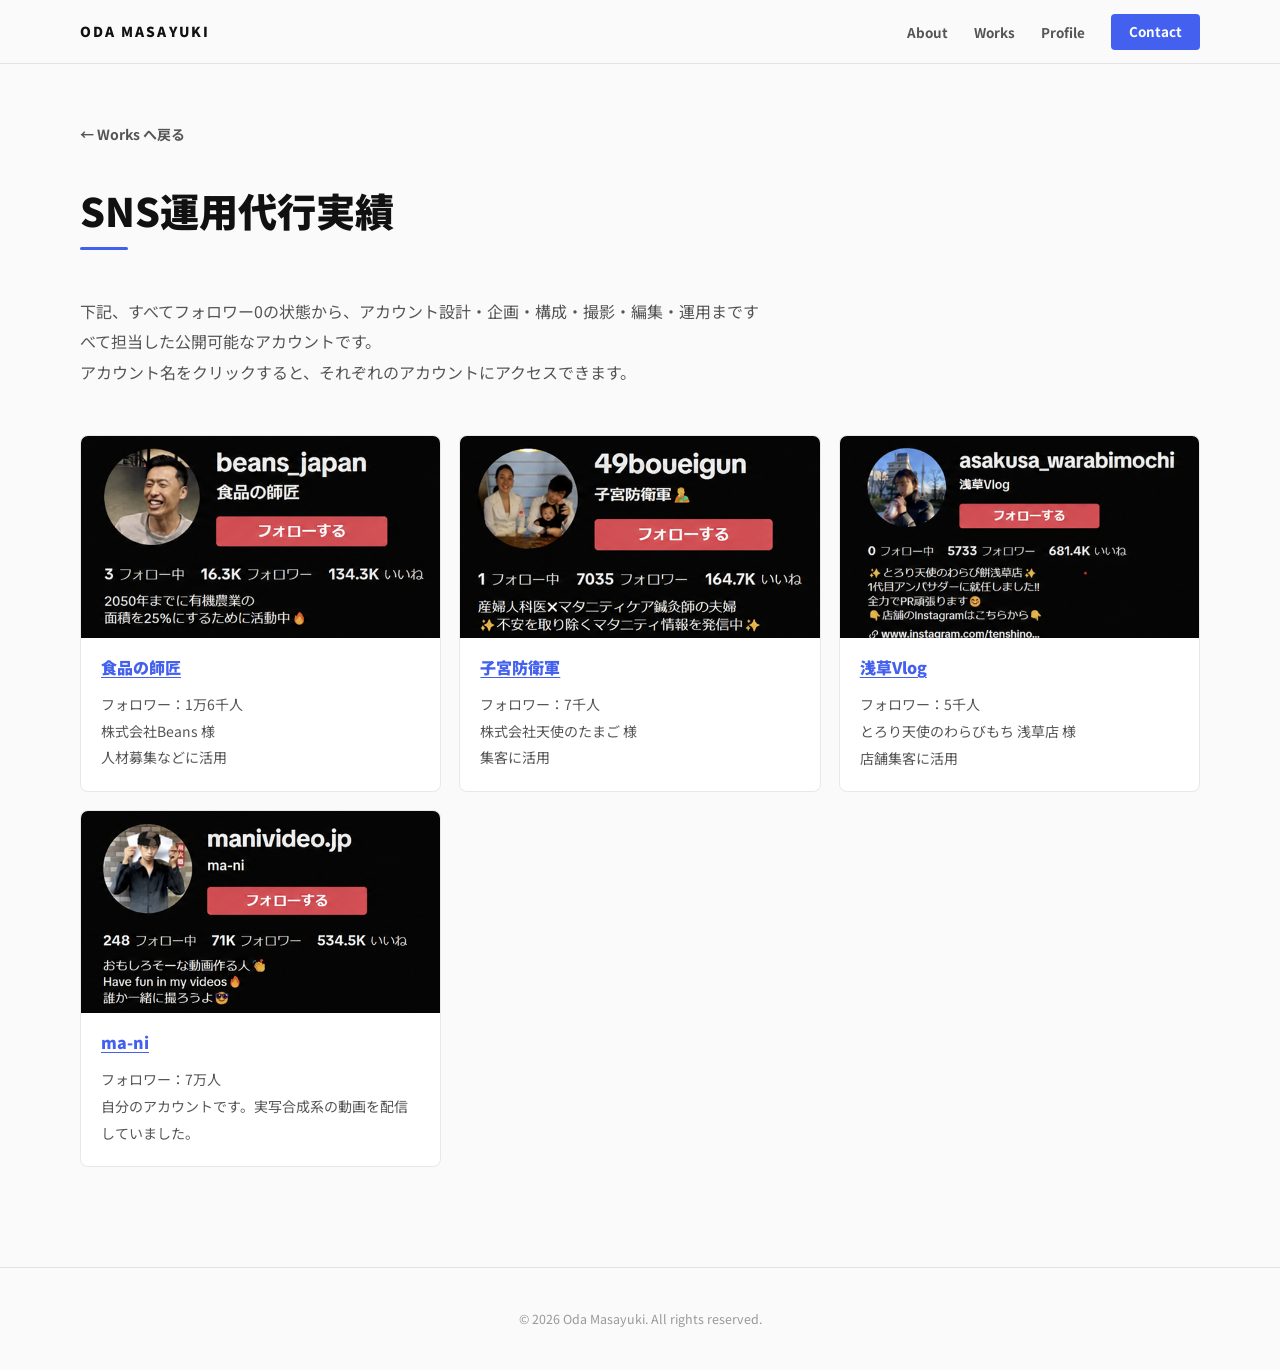
<file: accounts/index.html>
<!DOCTYPE html>
<html lang="ja">
<head>
  <meta charset="UTF-8">
  <meta name="viewport" content="width=device-width, initial-scale=1.0">
  <title>SNS運用代行実績 | 織田 雅之 ポートフォリオ</title>
  <meta name="description" content="織田雅之のSNS運用代行アカウント実績。フォロワー0からの立ち上げ運用実績一覧。">
  <link rel="preconnect" href="https://fonts.googleapis.com">
  <link rel="preconnect" href="https://fonts.gstatic.com" crossorigin>
  <link href="https://fonts.googleapis.com/css2?family=Noto+Sans+JP:wght@400;500;700;900&display=swap" rel="stylesheet">
  <link rel="stylesheet" href="../style.css">
</head>
<body>
  <nav id="navbar" class="scrolled" aria-label="メインナビゲーション">
    <div class="nav-inner">
      <a href="../" class="nav-logo">ODA MASAYUKI</a>
      <ul class="nav-links">
        <li><a href="../#intro">About</a></li>
        <li><a href="../#works">Works</a></li>
        <li><a href="../#profile">Profile</a></li>
        <li><a href="../#contact" class="nav-cta">Contact</a></li>
      </ul>
    </div>
  </nav>

  <main class="subpage-main">
    <div class="container">
      <a href="../#works" class="back-link">← Works へ戻る</a>
      <h1 class="section-title">SNS運用代行実績</h1>
      <p class="accounts-lead">
        下記、すべてフォロワー0の状態から、アカウント設計・企画・構成・撮影・編集・運用まですべて担当した公開可能なアカウントです。<br>
        アカウント名をクリックすると、それぞれのアカウントにアクセスできます。
      </p>

      <div class="accounts-list">
        <a href="https://www.tiktok.com/@beans_japan?lang=ja-JP" target="_blank" rel="noopener noreferrer" class="account-card">
          <div class="account-card-thumb">
            <img src="tiktok-beans.png" alt="食品の師匠 TikTokアカウント">
          </div>
          <div class="account-card-body">
            <p class="account-name">食品の師匠</p>
            <ul class="account-meta">
              <li>フォロワー：1万6千人</li>
              <li>株式会社Beans 様</li>
              <li>人材募集などに活用</li>
            </ul>
          </div>
        </a>

        <a href="https://www.tiktok.com/@49boueigun?lang=ja-JP" target="_blank" rel="noopener noreferrer" class="account-card">
          <div class="account-card-thumb">
            <img src="tiktok-boueigun.png" alt="子宮防衛軍 TikTokアカウント">
          </div>
          <div class="account-card-body">
            <p class="account-name">子宮防衛軍</p>
            <ul class="account-meta">
              <li>フォロワー：7千人</li>
              <li>株式会社天使のたまご 様</li>
              <li>集客に活用</li>
            </ul>
          </div>
        </a>

        <a href="https://www.tiktok.com/@asakusa_warabimochi?lang=ja-JP" target="_blank" rel="noopener noreferrer" class="account-card">
          <div class="account-card-thumb">
            <img src="tiktok-asakusa.png" alt="浅草Vlog TikTokアカウント">
          </div>
          <div class="account-card-body">
            <p class="account-name">浅草Vlog</p>
            <ul class="account-meta">
              <li>フォロワー：5千人</li>
              <li>とろり天使のわらびもち 浅草店 様</li>
              <li>店舗集客に活用</li>
            </ul>
          </div>
        </a>

        <a href="https://www.tiktok.com/@manivideo.jp?lang=ja-JP" target="_blank" rel="noopener noreferrer" class="account-card">
          <div class="account-card-thumb">
            <img src="tiktok-mani.png" alt="ma-ni TikTokアカウント">
          </div>
          <div class="account-card-body">
            <p class="account-name">ma-ni</p>
            <ul class="account-meta">
              <li>フォロワー：7万人</li>
              <li>自分のアカウントです。実写合成系の動画を配信していました。</li>
            </ul>
          </div>
        </a>
      </div>
    </div>
  </main>

  <footer>
    <p>&copy; 2026 Oda Masayuki. All rights reserved.</p>
  </footer>
</body>
</html>
</file>
<file: style.css>
:root {
  --bg: #fafafa;
  --bg-soft: #f2f2f2;
  --panel: #ffffff;
  --panel-strong: #ebebeb;
  --accent: #4361ee;
  --accent-soft: #3451d1;
  --text: #111111;
  --muted: #555555;
  --subtle: #999999;
  --line: rgba(0, 0, 0, 0.09);
  --accent-line: rgba(67, 97, 238, 0.28);
  --shadow: 0 4px 24px rgba(0, 0, 0, 0.07);
  --font: "Noto Sans JP", system-ui, -apple-system, BlinkMacSystemFont, "Segoe UI", sans-serif;
  --nav-height: 64px;
  --ease: 180ms ease;
}

*,
*::before,
*::after {
  box-sizing: border-box;
}

html {
  scroll-behavior: smooth;
  scroll-padding-top: var(--nav-height);
}

body {
  margin: 0;
  background: var(--bg);
  color: var(--text);
  font-family: var(--font);
  line-height: 1.7;
  overflow-x: hidden;
}

body::before {
  content: "";
  position: fixed;
  inset: 0;
  z-index: -1;
  background: var(--bg);
}

a {
  color: inherit;
  text-decoration: none;
}

ul {
  margin: 0;
  padding: 0;
  list-style: none;
}

img {
  display: block;
  max-width: 100%;
}

button {
  font: inherit;
}

.container,
.hero-inner,
.nav-inner {
  width: min(1120px, calc(100% - 48px));
  margin: 0 auto;
}

section {
  padding: 64px 0;
}

#navbar {
  position: fixed;
  inset: 0 0 auto;
  z-index: 20;
  height: var(--nav-height);
  transition: background var(--ease), border-color var(--ease);
  border-bottom: 1px solid transparent;
}

#navbar.scrolled {
  background: rgba(250, 250, 250, 0.92);
  border-color: var(--line);
  backdrop-filter: blur(14px);
}

.nav-inner {
  display: flex;
  align-items: center;
  justify-content: space-between;
  height: 100%;
}

.nav-logo {
  color: var(--text);
  font-size: 0.86rem;
  font-weight: 900;
  letter-spacing: 0.15em;
  white-space: nowrap;
}

.nav-links {
  display: flex;
  align-items: center;
  gap: 26px;
}

.nav-links a {
  color: var(--muted);
  font-size: 0.84rem;
  font-weight: 700;
  transition: color var(--ease), background var(--ease);
}

.nav-links a:hover {
  color: var(--text);
}

.nav-links .nav-cta {
  display: inline-flex;
  align-items: center;
  min-height: 36px;
  padding: 0 18px;
  border-radius: 4px;
  background: var(--accent);
  color: #fff;
}

.nav-links .nav-cta:hover {
  background: var(--accent-soft);
  color: #fff;
}

.hero-section {
  position: relative;
  display: flex;
  align-items: center;
  min-height: auto;
  padding: calc(var(--nav-height) + 24px) 0 16px;
  overflow: hidden;
}

.hero-section::after {
  content: "";
  position: absolute;
  inset: auto 0 0;
  height: 42%;
  background:
    linear-gradient(rgba(0, 0, 0, 0.04) 1px, transparent 1px),
    linear-gradient(90deg, rgba(0, 0, 0, 0.04) 1px, transparent 1px);
  background-size: 44px 44px;
  mask-image: linear-gradient(transparent, #000);
  pointer-events: none;
}

.hero-inner {
  position: relative;
  z-index: 1;
}

.hero-eyebrow {
  margin: 0 0 18px;
  color: var(--accent);
  font-size: 0.78rem;
  font-weight: 900;
  letter-spacing: 0.28em;
  text-transform: uppercase;
}

.hero-name {
  max-width: 820px;
  margin: 0;
  font-size: clamp(2.8rem, 7vw, 5.9rem);
  font-weight: 900;
  line-height: 1.04;
}

.hero-name span {
  display: block;
  margin-top: 12px;
  color: var(--muted);
  font-size: 0.26em;
  font-weight: 500;
  letter-spacing: 0.18em;
}

.hero-lead {
  max-width: 680px;
  margin: 30px 0 0;
  color: var(--muted);
  font-size: 1.06rem;
}

.hero-stats {
  display: grid;
  grid-template-columns: repeat(4, minmax(0, 1fr));
  gap: 14px;
  max-width: 880px;
  margin: 44px 0 36px;
}

.stat-card {
  min-height: 112px;
  padding: 22px 20px;
  border: 1px solid var(--accent-line);
  border-radius: 8px;
  background: #ffffff;
  box-shadow: var(--shadow);
}

.stat-number {
  display: block;
  color: var(--accent);
  font-size: 1.46rem;
  font-weight: 900;
  line-height: 1.2;
}

.stat-label {
  display: block;
  margin-top: 8px;
  color: var(--muted);
  font-size: 0.78rem;
}

.btn-primary {
  display: inline-flex;
  align-items: center;
  justify-content: center;
  min-height: 46px;
  padding: 0 30px;
  border-radius: 4px;
  background: var(--accent);
  color: #fff;
  font-weight: 900;
  transition: transform var(--ease), background var(--ease);
}

.btn-primary:hover {
  background: var(--accent-soft);
  transform: translateY(-2px);
}

.section-title {
  position: relative;
  margin: 0 0 46px;
  padding-bottom: 16px;
  font-size: clamp(1.7rem, 3.4vw, 2.45rem);
  font-weight: 900;
  line-height: 1.2;
}

.section-title::after {
  content: "";
  position: absolute;
  bottom: 0;
  left: 0;
  width: 48px;
  height: 3px;
  border-radius: 999px;
  background: var(--accent);
}

.intro-layout {
  display: grid;
  grid-template-columns: minmax(0, 1fr) 320px;
  gap: 36px;
  align-items: start;
  margin-bottom: 54px;
}

.intro-text {
  max-width: 760px;
  color: var(--muted);
}

.intro-text p {
  margin: 0;
}

.intro-text p + p {
  margin-top: 15px;
}

.intro-text strong {
  color: var(--text);
}

.focus-panel {
  border-left: 3px solid var(--accent);
  padding: 4px 0 4px 22px;
  color: var(--muted);
}

.panel-label {
  display: block;
  margin-bottom: 8px;
  color: var(--accent);
  font-size: 0.74rem;
  font-weight: 900;
  letter-spacing: 0.14em;
  text-transform: uppercase;
}

.focus-panel p {
  margin: 0;
  font-size: 0.94rem;
}

.services-grid {
  display: grid;
  grid-template-columns: repeat(3, minmax(0, 1fr));
  gap: 18px;
}

.service-card,
.account-feature,
.contact-card,
.sw-item {
  border: 1px solid var(--line);
  background: var(--panel);
}

.service-card {
  min-height: 100%;
  padding: 26px;
  border-radius: 8px;
  transition: transform var(--ease), border-color var(--ease);
}

.service-card:hover {
  border-color: var(--accent-line);
  transform: translateY(-3px);
}

.service-icon {
  display: inline-flex;
  align-items: center;
  justify-content: center;
  min-width: 48px;
  height: 32px;
  margin-bottom: 16px;
  border-radius: 4px;
  background: rgba(67, 97, 238, 0.1);
  color: var(--accent);
  font-size: 0.72rem;
  font-weight: 900;
  letter-spacing: 0.08em;
}

.service-card h3 {
  margin: 0 0 14px;
  font-size: 1rem;
}

.service-card li {
  color: var(--muted);
  font-size: 0.9rem;
}

.service-card li + li {
  margin-top: 7px;
}

.service-platforms,
.service-note {
  margin: 16px 0 0;
  color: var(--accent);
  font-size: 0.78rem;
  font-weight: 700;
}

#works,
#contact {
  background: var(--bg-soft);
}

.account-feature {
  margin-bottom: 58px;
  padding: 30px 32px;
  border-radius: 8px;
}

.account-feature h3 {
  margin: 0 0 14px;
  color: var(--accent);
  font-size: 1.12rem;
}

.account-feature p {
  margin: 0;
  color: var(--muted);
  font-size: 0.94rem;
}

.account-feature p + p {
  margin-top: 10px;
}

.account-feature strong {
  color: var(--text);
}

.account-feature a {
  color: var(--accent);
  text-decoration: underline;
  text-underline-offset: 3px;
}

.works-heading {
  display: flex;
  align-items: end;
  justify-content: space-between;
  gap: 18px;
  margin-bottom: 24px;
}

.works-sub {
  margin: 0 0 6px;
  font-size: 1.18rem;
}

.works-desc {
  margin: 0;
  color: var(--muted);
  font-size: 0.9rem;
}

.work-count {
  color: var(--subtle);
  font-size: 0.82rem;
  white-space: nowrap;
}

.works-filter {
  display: flex;
  flex-wrap: wrap;
  gap: 8px;
  margin-bottom: 34px;
}

.filter-btn {
  min-height: 36px;
  padding: 0 16px;
  border: 1px solid var(--line);
  border-radius: 999px;
  background: var(--panel);
  color: var(--muted);
  cursor: pointer;
  font-size: 0.82rem;
  font-weight: 700;
  transition: background var(--ease), border-color var(--ease), color var(--ease);
}

.filter-btn:hover,
.filter-btn.active {
  border-color: var(--accent);
  background: var(--accent);
  color: #fff;
}

.works-grid {
  display: grid;
  grid-template-columns: repeat(auto-fill, minmax(280px, 1fr));
  gap: 18px;
}

.work-card {
  display: flex;
  min-width: 0;
  flex-direction: column;
  overflow: hidden;
  border: 1px solid var(--line);
  border-radius: 8px;
  background: var(--panel);
  transition: transform var(--ease), border-color var(--ease);
}

.work-card:hover {
  border-color: var(--accent-line);
  transform: translateY(-3px);
}

.work-card.hidden {
  display: none;
}

.work-thumb {
  position: relative;
  aspect-ratio: 16 / 9;
  overflow: hidden;
  background: var(--panel-strong);
}

.work-thumb img {
  width: 100%;
  height: 100%;
  object-fit: cover;
  transition: transform 420ms ease;
}

.work-thumb img.is-hidden {
  display: none;
}

.work-card:hover .work-thumb img {
  transform: scale(1.04);
}

.play-overlay {
  position: absolute;
  inset: 0;
  display: flex;
  align-items: center;
  justify-content: center;
  background: rgba(0, 0, 0, 0.2);
  opacity: 0;
  transition: opacity var(--ease);
}

.work-card:hover .play-overlay {
  opacity: 1;
}

.play-icon {
  display: grid;
  place-items: center;
  width: 48px;
  height: 48px;
  border-radius: 50%;
  background: rgba(0, 0, 0, 0.82);
  color: #fff;
  font-size: 1rem;
  line-height: 1;
}

.accounts-placeholder {
  display: flex;
  flex-direction: column;
  justify-content: center;
  min-height: 100%;
  padding: 30px;
  background: var(--panel-strong);
}

.thumb-fallback {
  display: flex;
  min-height: 100%;
  flex-direction: column;
  justify-content: center;
  padding: 30px;
  background:
    linear-gradient(135deg, rgba(0, 0, 0, 0.04), transparent 58%),
    var(--panel-strong);
}

.accounts-placeholder .label,
.thumb-fallback .label {
  color: var(--accent);
  font-size: 0.72rem;
  font-weight: 900;
  letter-spacing: 0.14em;
  text-transform: uppercase;
}

.accounts-placeholder p,
.thumb-fallback p {
  margin: 8px 0 4px;
  color: var(--text);
  font-weight: 900;
}

.accounts-placeholder small,
.thumb-fallback small {
  color: var(--muted);
}

.work-info {
  display: flex;
  flex: 1;
  flex-direction: column;
  padding: 16px 18px 18px;
}

.work-title {
  margin: 0 0 10px;
  font-size: 0.94rem;
  font-weight: 900;
  line-height: 1.45;
}

.work-tags {
  display: flex;
  flex-wrap: wrap;
  gap: 5px;
  margin-bottom: 10px;
}

.work-tag {
  display: inline-flex;
  align-items: center;
  min-height: 22px;
  padding: 0 8px;
  border: 1px solid rgba(67, 97, 238, 0.22);
  border-radius: 999px;
  background: rgba(67, 97, 238, 0.07);
  color: var(--accent-soft);
  font-size: 0.68rem;
  font-weight: 700;
}

.work-task {
  margin: auto 0 0;
  color: var(--subtle);
  font-size: 0.8rem;
}

.profile-grid {
  display: grid;
  grid-template-columns: repeat(2, minmax(0, 1fr));
  gap: 48px;
}

.profile-heading {
  margin: 0 0 18px;
  color: var(--accent);
  font-size: 1rem;
}

.timeline {
  display: grid;
  gap: 0;
}

.tl-item {
  display: grid;
  grid-template-columns: 120px 1fr;
  gap: 18px;
  padding: 15px 0;
  border-bottom: 1px solid var(--line);
  color: var(--muted);
}

.tl-date {
  color: var(--subtle);
  font-size: 0.86rem;
}

.software-list {
  display: grid;
  gap: 10px;
}

.sw-item {
  border-radius: 8px;
  padding: 13px 16px;
  color: var(--muted);
  font-weight: 700;
}

.contact-msg {
  margin: 0 0 38px;
  color: var(--muted);
}

.contact-grid {
  display: grid;
  grid-template-columns: repeat(4, minmax(0, 1fr));
  gap: 14px;
}

.contact-card {
  display: flex;
  min-width: 0;
  min-height: 116px;
  flex-direction: column;
  justify-content: center;
  gap: 8px;
  padding: 22px;
  border-radius: 8px;
  transition: transform var(--ease), border-color var(--ease);
}

.contact-card:hover {
  border-color: var(--accent-line);
  transform: translateY(-2px);
}

.cl {
  color: var(--accent);
  font-size: 0.72rem;
  font-weight: 900;
  letter-spacing: 0.12em;
  text-transform: uppercase;
}

.cv {
  min-width: 0;
  color: var(--text);
  font-size: 0.9rem;
  font-weight: 700;
  overflow-wrap: anywhere;
}

footer {
  padding: 28px 24px;
  border-top: 1px solid var(--line);
  color: var(--subtle);
  text-align: center;
  font-size: 0.78rem;
}

/* ===== Sub-page (accounts/) ===== */
.subpage-main {
  padding-top: calc(var(--nav-height) + 56px);
  padding-bottom: 100px;
  min-height: 100vh;
}

.back-link {
  display: inline-flex;
  align-items: center;
  gap: 6px;
  margin-bottom: 40px;
  color: var(--muted);
  font-size: 0.875rem;
  font-weight: 700;
  transition: color var(--ease);
}

.back-link:hover {
  color: var(--accent);
}

.accounts-lead {
  max-width: 680px;
  margin: 0 0 48px;
  color: var(--muted);
  line-height: 1.9;
}

.accounts-list {
  display: grid;
  grid-template-columns: repeat(auto-fill, minmax(300px, 1fr));
  gap: 18px;
}

.account-card {
  display: flex;
  flex-direction: column;
  border: 1px solid var(--line);
  border-radius: 8px;
  background: var(--panel);
  overflow: hidden;
  color: inherit;
  transition: border-color var(--ease), transform var(--ease);
}

.account-card:hover {
  border-color: var(--accent-line);
  transform: translateY(-3px);
}

.account-card-thumb {
  aspect-ratio: 16 / 9;
  overflow: hidden;
  background: var(--panel-strong);
}

.account-card-thumb img {
  width: 100%;
  height: 100%;
  object-fit: cover;
  object-position: top;
  transition: transform 420ms ease;
}

.account-card:hover .account-card-thumb img {
  transform: scale(1.04);
}

.account-card-body {
  padding: 16px 20px 20px;
}

.account-name {
  margin: 0 0 10px;
  color: var(--accent);
  font-size: 1rem;
  font-weight: 900;
  text-decoration: underline;
  text-underline-offset: 3px;
}

.account-meta {
  padding: 0;
  margin: 0;
  color: var(--muted);
  font-size: 0.875rem;
  line-height: 1.9;
  list-style: none;
}

@media (max-width: 920px) {
  .hero-stats,
  .services-grid,
  .contact-grid {
    grid-template-columns: repeat(2, minmax(0, 1fr));
  }

  .intro-layout,
  .profile-grid {
    grid-template-columns: 1fr;
  }
}

@media (max-width: 640px) {
  :root {
    --nav-height: 58px;
  }

  .container,
  .hero-inner,
  .nav-inner {
    width: min(100% - 32px, 1120px);
  }

  section {
    padding: 72px 0;
  }

  .nav-logo {
    font-size: 0.78rem;
    letter-spacing: 0.11em;
  }

  .nav-links {
    gap: 10px;
  }

  .nav-links li:not(:last-child) {
    display: none;
  }

  .nav-links .nav-cta {
    min-height: 34px;
    padding: 0 14px;
  }

  .hero-section {
    min-height: auto;
    padding: calc(var(--nav-height) + 66px) 0 64px;
  }

  .hero-name {
    font-size: clamp(2.7rem, 16vw, 4.2rem);
  }

  .hero-name span {
    font-size: 0.3em;
  }

  .hero-lead {
    font-size: 0.96rem;
  }

  .hero-stats,
  .services-grid,
  .contact-grid {
    grid-template-columns: 1fr;
  }

  .stat-card {
    min-height: 88px;
    padding: 18px;
  }

  .works-heading {
    align-items: start;
    flex-direction: column;
  }

  .works-grid {
    grid-template-columns: 1fr;
  }

  .account-feature {
    padding: 24px 20px;
  }

  .tl-item {
    grid-template-columns: 1fr;
    gap: 4px;
  }
}
</file>
